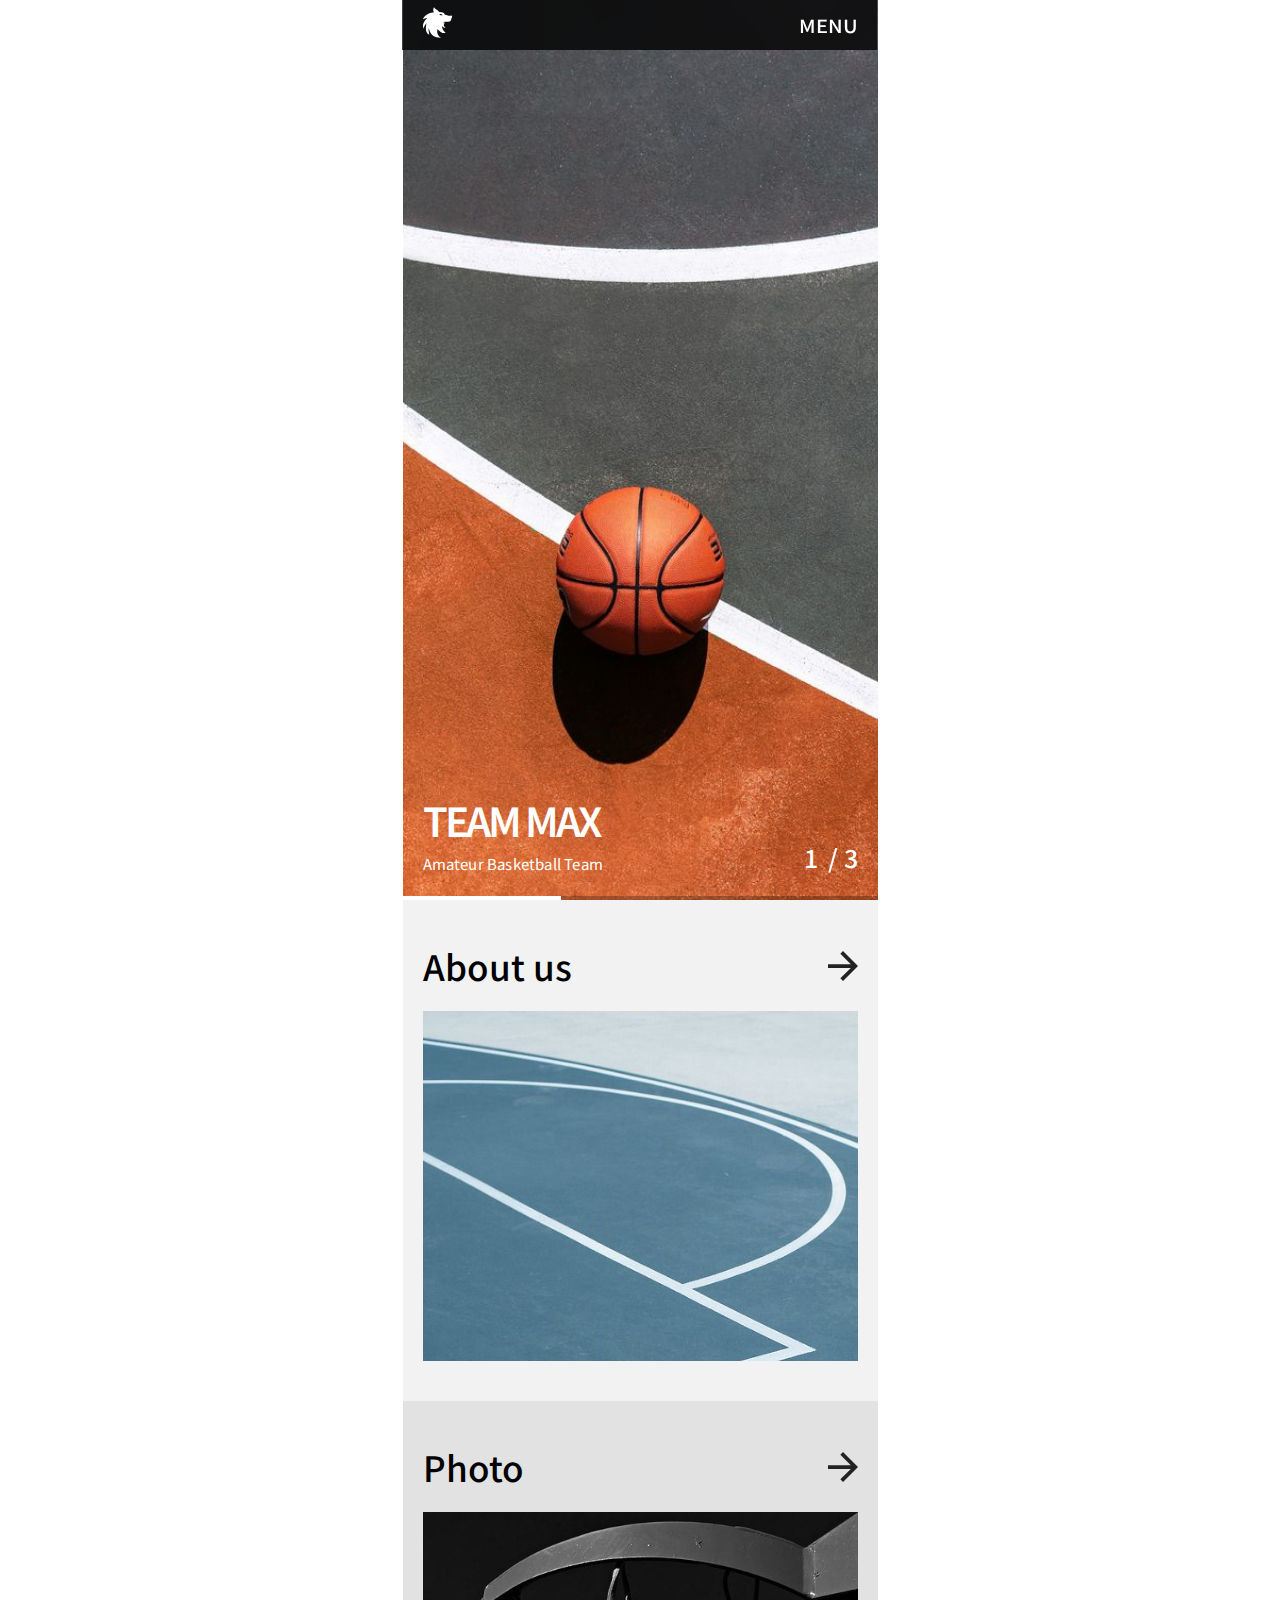
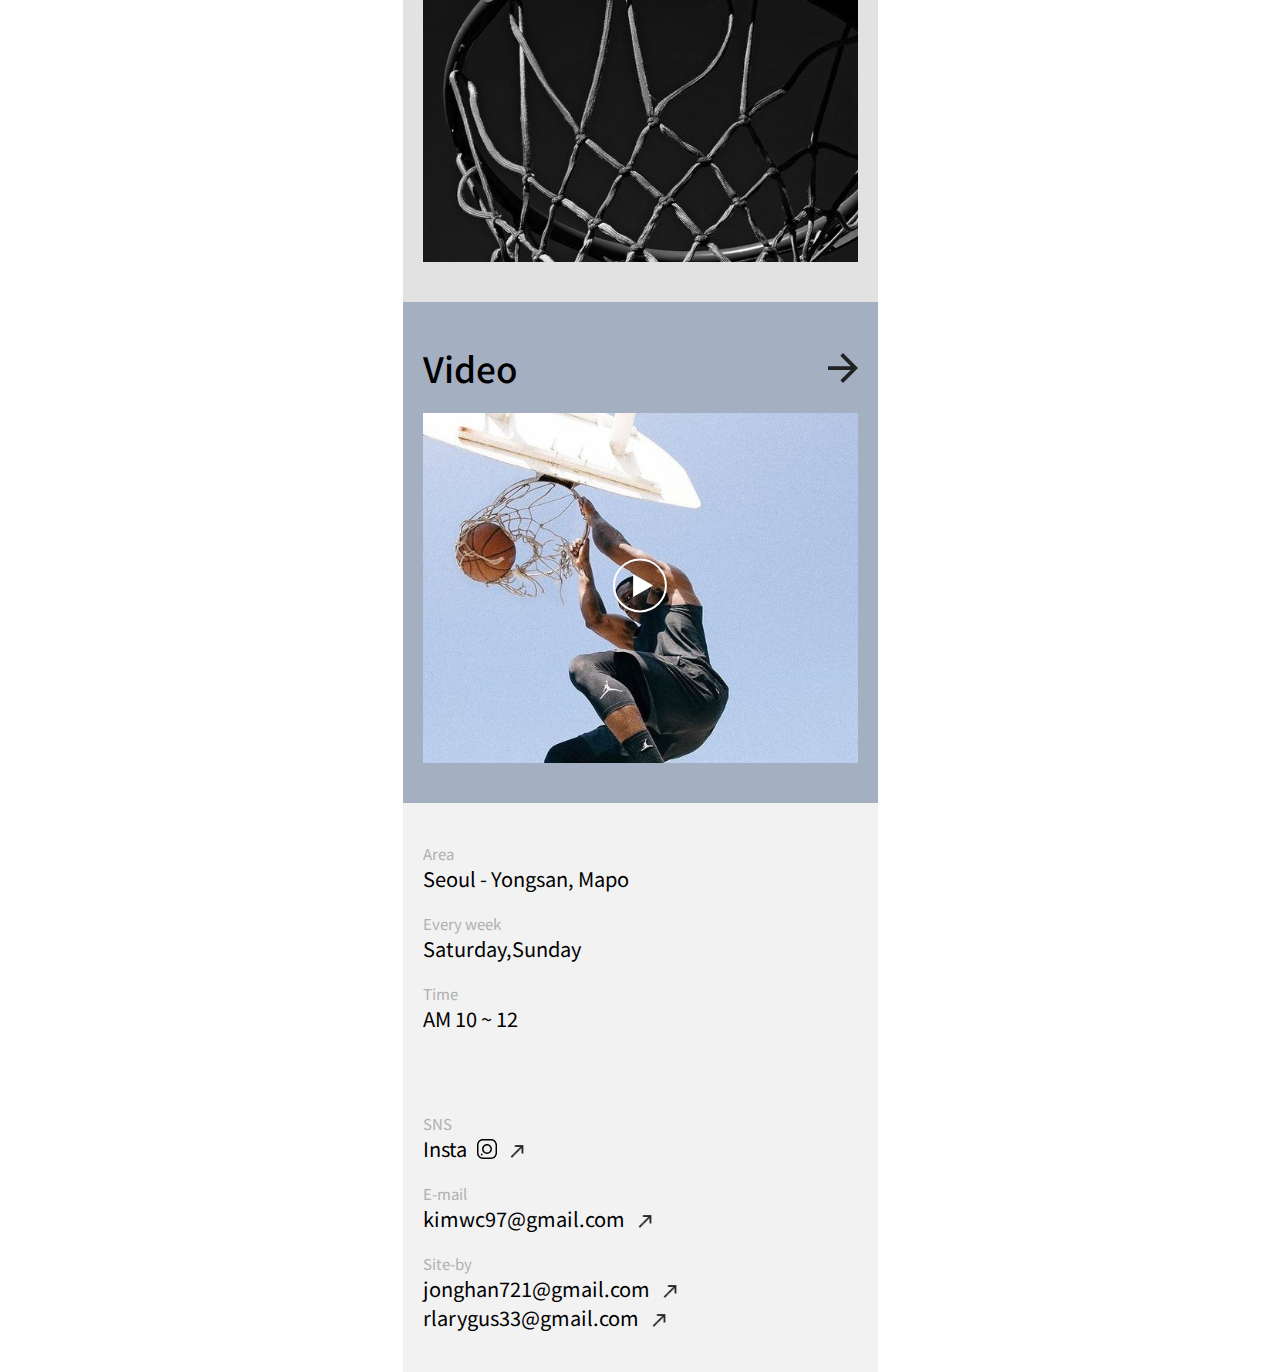
<file: index.html>
<!DOCTYPE html>
<html lang="en">
<head>
    <meta charset="UTF-8">
    <meta http-equiv="X-UA-Compatible" content="IE=edge">
    <meta name="viewport" content="width=device-width, initial-scale=1.0">
    <title>Document</title>
    <link href="css/index.css" rel="stylesheet">
    <link rel="stylesheet" href="https://unpkg.com/swiper/swiper-bundle.min.css"/>
</head>
<body>
    <div class="body_wrap">
        <header id="header">
            <div class="logo" onclick="location.href='index.html';"><img src="https://kyohyunkim.github.io/Team-Max/img/max_logo_white.svg"></div>
            <div class="menu" id="menu">MENU</div>
            <div class="nav" id="nav">
                <div onclick="location.href='index.html';">Home</div>
                <div onclick="location.href='about.html';">about us</div>
                <div onclick="location.href='photo.html';">photo</div>
                <div onclick="location.href='https://instagram.com/max_ketball?igshid=NWRhNmQxMjQ=';">video</div>
            </div>
        </header>
        
        <main>
            <div class="swiper mySwiper">
                <div class="number">/ 3</div>
                
                <div class="swiper-wrapper">
                    <div class="swiper-slide banner1"><img src="https://kyohyunkim.github.io/Team-Max/img/6.jpeg"><p class="number">1</p><div class="title"><p>TEAM MAX</p><span>Amateur Basketball Team</span></div></div>
                    <div class="swiper-slide banner2"><img src="https://kyohyunkim.github.io/Team-Max/img/5.jpeg"><p class="number">2</p><div class="title"><p class="orange">TEAM MAX</p><span class="orange">Amateur Basketball Team</span></div></div>
                    <div class="swiper-slide banner3"><img src="https://kyohyunkim.github.io/Team-Max/img/7.jpeg"><p class="number">3</p><div class="title"><p>TEAM MAX</p><span>Amateur Basketball Team</span></div></div>
                </div>
                <div class="swiper-pagination"></div>
            </div>

            <ul class="about" onclick="location.href='about.html';">
                <div class="title"><p>About us</p> <img src="https://kyohyunkim.github.io/Team-Max/img/icon_home_shop_arrow_black.svg"></div>
                <li class="about_img1"><img src="https://kyohyunkim.github.io/Team-Max/img/8.jpeg"></li>
                <ul class="text">
                    <li></li>
                </ul>
            </ul>

            <ul class="photo" onclick="location.href='photo.html';">
                <div class="title"><p>Photo</p> <img src="https://kyohyunkim.github.io/Team-Max/img/icon_home_shop_arrow_black.svg"></div>
                <li class="about_img1"><img src="https://kyohyunkim.github.io/Team-Max/img/10.jpeg"></li>
                <ul class="text">
                    <li></li>
                </ul>
            </ul>

            <ul class="video" onclick="location.href='https://instagram.com/max_ketball?igshid=NWRhNmQxMjQ=';">
                <div class="title"><p>Video</p> <img src="https://kyohyunkim.github.io/Team-Max/img/icon_home_shop_arrow_black.svg"></div>
                <li class="about_img1"><img src="https://kyohyunkim.github.io/Team-Max/img/11.jpeg"><p class="play_btn"><img src="https://kyohyunkim.github.io/Team-Max/img/play_w.svg"></p></li>
                <ul class="text">
                    <li></li>
                </ul>
            </ul>
            <div class="top_btn">
                <a href="#">
                    <img class="aside_arrow" src="https://kyohyunkim.github.io/Team-Max/img/aside_arrow.svg">
                    <img class="aside_img" id="aside_img" src="https://kyohyunkim.github.io/Team-Max/img/aside.svg">
                </a>
            </div>
        </main>

        <footer>
            <ul>
                <li class="area">
                    <span>Area</span>
                    Seoul - Yongsan, Mapo
                </li>
                <li class="day">
                    <span>Every week</span>
                    Saturday,Sunday
                </li>
                <li class="time">
                    <span>Time</span>
                    AM 10 ~ 12
                </li>
            </ul>
            <div class="my">
                <div class="insta" onclick="location.href='https://instagram.com/max_ketball?igshid=NWRhNmQxMjQ=';"><span>SNS</span><div>Insta<img src="https://kyohyunkim.github.io/Team-Max/img/insta_logo_blk.svg"><img src="https://kyohyunkim.github.io/Team-Max/img/icon_footer_link.png"></div></div>
                <div class="email"><span>E-mail</span><div><a href="mailto:kimwc97@gmail.com">kimwc97@gmail.com</a><img src="https://kyohyunkim.github.io/Team-Max/img/icon_footer_link.png"></div></div>
                <div class="site"><span>Site-by</span>
                    <div><a href="mailto:jonghan721@gmail.com">jonghan721@gmail.com</a><img src="https://kyohyunkim.github.io/Team-Max/img/icon_footer_link.png"></div>
                    <div><a href="mailto:rlarygus33@gmail.com">rlarygus33@gmail.com</a><img src="https://kyohyunkim.github.io/Team-Max/img/icon_footer_link.png"></div>
                </div>
            </div>
        </footer>
    </div>
    <script defer src="./js/index.js"></script>
    <script defer src="./js/jquery-3.6.0.min.js"></script>
    <script src="https://unpkg.com/swiper/swiper-bundle.min.js"></script>
</body>
</html>
</file>
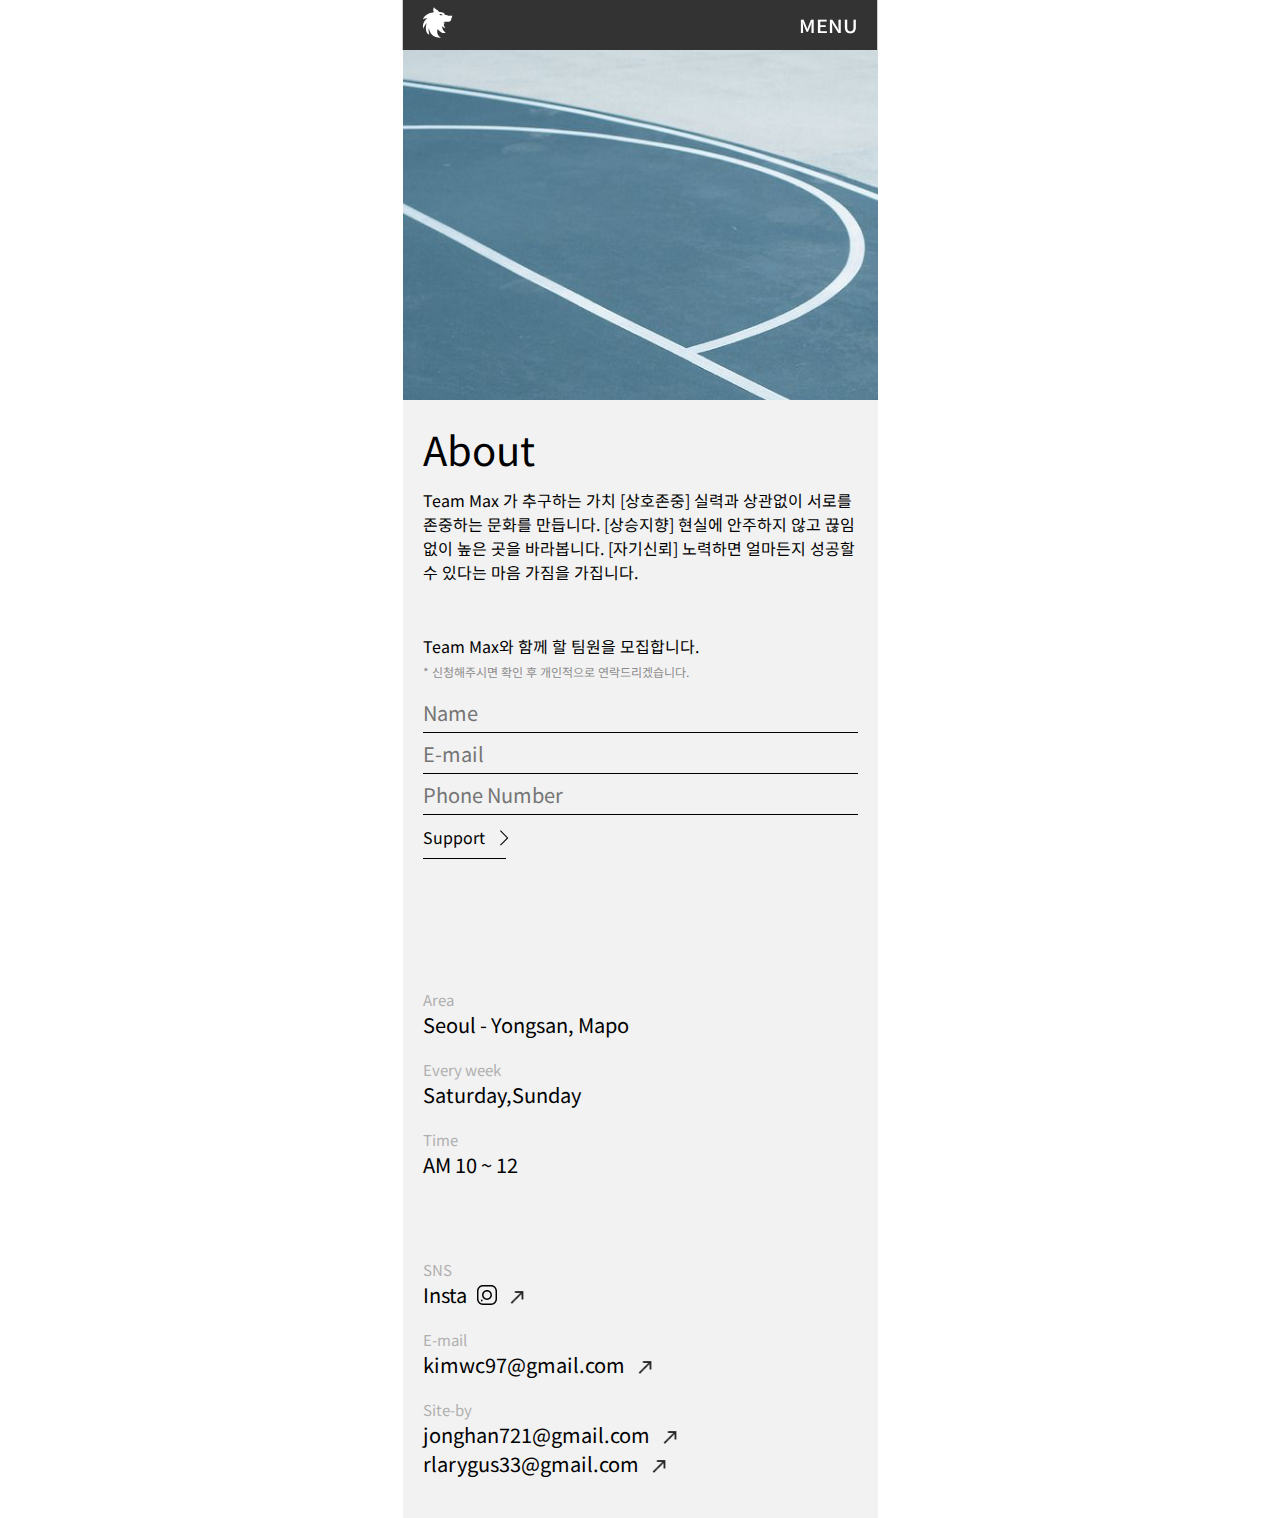
<file: about.html>
<!DOCTYPE html>
<html lang="en">
<head>
    <meta charset="UTF-8">
    <meta http-equiv="X-UA-Compatible" content="IE=edge">
    <meta name="viewport" content="width=device-width, initial-scale=1.0">
    <title>Document</title>
    <link href="css/index.css" rel="stylesheet">
    <link rel="stylesheet" href="https://unpkg.com/swiper/swiper-bundle.min.css"/>
</head>
<body>
    <div class="body_wrap">
        <header id="header">
            <div class="logo" onclick="location.href='index.html';"><img src="https://kyohyunkim.github.io/Team-Max/img/max_logo_white.svg"></div>
            <div class="menu" id="menu">MENU</div>
            <div class="nav" id="nav">
                <div onclick="location.href='index.html';">Home</div>
                <div onclick="location.href='about.html';">about us</div>
                <div onclick="location.href='photo.html';">photo</div>
                <div onclick="location.href='https://instagram.com/max_ketball?igshid=NWRhNmQxMjQ=';">video</div>
            </div>
        </header>
        
        <main class="main_about">
            <div class="main_about_img"><img src="https://kyohyunkim.github.io/Team-Max/img/8.jpeg"></div>
            <ul class="wrap">
                <div class="title">About</div>
                <li class="detail">
                    Team Max 가 추구하는 가치 [상호존중] 실력과 상관없이 서로를 존중하는 문화를 만듭니다. [상승지향] 현실에 안주하지 않고 끊임없이 높은 곳을 바라봅니다. [자기신뢰] 노력하면 얼마든지 성공할 수 있다는 마음 가짐을 가집니다.
                </li>
                <li class="team">
                    Team Max와 함께 할 팀원을 모집합니다.<br>
                    <span>* 신청해주시면 확인 후 개인적으로 연락드리겠습니다.</span>
                </li>
                <li class="input"><input placeholder="Name"></li>
                <li class="input"><input placeholder="E-mail"></li>
                <li class="input"><input placeholder="Phone Number"></li>
                <li class="support">Support <img src="img/right_arrow.svg" class="right"></li>
                
            </ul>
        </main>

        <footer>
            <ul>
                <li class="area">
                    <span>Area</span>
                    Seoul - Yongsan, Mapo
                </li>
                <li class="day">
                    <span>Every week</span>
                    Saturday,Sunday
                </li>
                <li class="time">
                    <span>Time</span>
                    AM 10 ~ 12
                </li>
            </ul>
            <div class="my">
                <div class="insta" onclick="location.href='https://instagram.com/max_ketball?igshid=NWRhNmQxMjQ=';"><span>SNS</span><div>Insta<img src="https://kyohyunkim.github.io/Team-Max/img/insta_logo_blk.svg"><img src="https://kyohyunkim.github.io/Team-Max/img/icon_footer_link.png"></div></div>
                <div class="email"><span>E-mail</span><div><a href="mailto:kimwc97@gmail.com">kimwc97@gmail.com</a><img src="https://kyohyunkim.github.io/Team-Max/img/icon_footer_link.png"></div></div>
                <div class="site"><span>Site-by</span>
                    <div><a href="mailto:jonghan721@gmail.com">jonghan721@gmail.com</a><img src="https://kyohyunkim.github.io/Team-Max/img/icon_footer_link.png"></div>
                    <div><a href="mailto:rlarygus33@gmail.com">rlarygus33@gmail.com</a><img src="https://kyohyunkim.github.io/Team-Max/img/icon_footer_link.png"></div>
                </div>
            </div>
        </footer>
    </div>
    <script defer src="./js/index.js"></script>
    <script defer src="./js/jquery-3.6.0.min.js"></script>
    <script src="https://unpkg.com/swiper/swiper-bundle.min.js"></script>
</body>
</html>
</file>
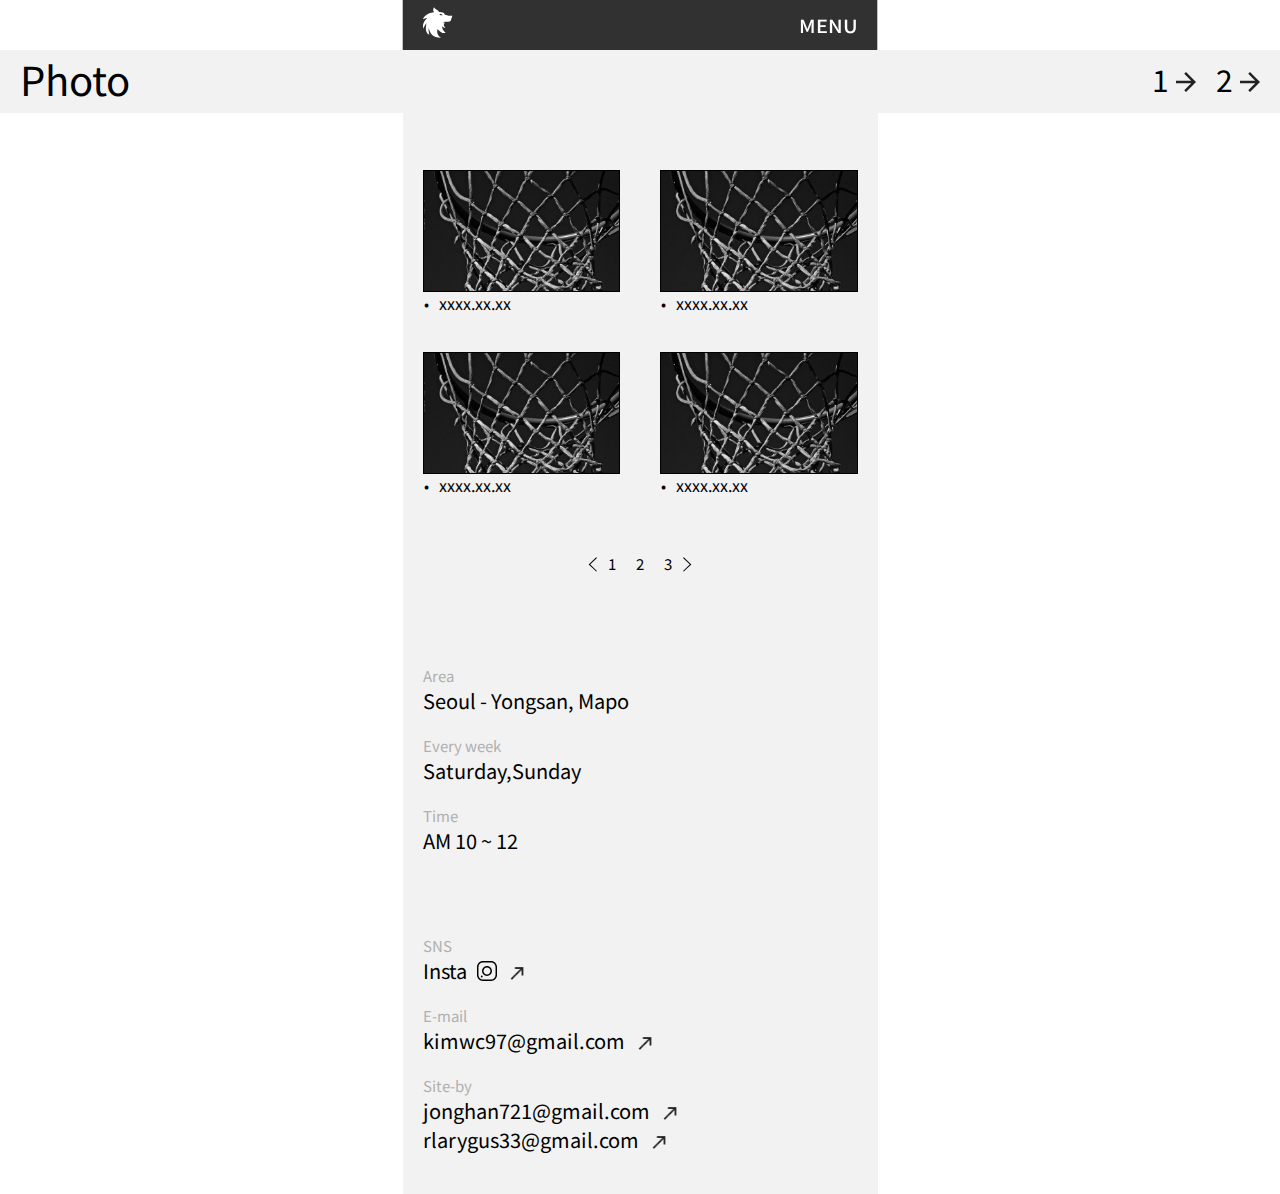
<file: photo.html>
<!DOCTYPE html>
<html lang="en">
<head>
    <meta charset="UTF-8">
    <meta http-equiv="X-UA-Compatible" content="IE=edge">
    <meta name="viewport" content="width=device-width, initial-scale=1.0">
    <title>Document</title>
    <link href="css/index.css" rel="stylesheet">
    <link rel="stylesheet" href="https://unpkg.com/swiper/swiper-bundle.min.css"/>
</head>
<body>
    <div class="body_wrap">
        <header id="header">
            <div class="logo" onclick="location.href='index.html';"><img src="https://kyohyunkim.github.io/Team-Max/img/max_logo_white.svg"></div>
            <div class="menu" id="menu">MENU</div>
            <div class="nav" id="nav">
                <div onclick="location.href='index.html';">Home</div>
                <div onclick="location.href='about.html';">about us</div>
                <div onclick="location.href='photo.html';">photo</div>
                <div onclick="location.href='https://instagram.com/max_ketball?igshid=NWRhNmQxMjQ=';">video</div>
            </div>
        </header>
        
        <main class="main_photo">
            <div class="wrap">
                <div class="title">
                    <div>Photo</div>
                    <ul>
                        <li id="img_btn1">1 <img src="https://kyohyunkim.github.io/Team-Max/img/icon_home_shop_arrow_black.svg"></li>
                        <li id="img_btn2">2 <img src="https://kyohyunkim.github.io/Team-Max/img/icon_home_shop_arrow_black.svg"></li>
                    </ul>
                </div>
                <div class="img_box">
                    <div class="box">
                        <div class="img"></div>
                        <div class="day"><span>&#8226;</span><span>xxxx.xx.xx</span></div>
                    </div>
                    <div class="box">
                        <div class="img"></div>
                        <div class="day"><span>&#8226;</span><span>xxxx.xx.xx</span></div>
                    </div>
                    <div class="box">
                        <div class="img"></div>
                        <div class="day"><span>&#8226;</span><span>xxxx.xx.xx</span></div>
                    </div>
                    <div class="box">
                        <div class="img"></div>
                        <div class="day"><span>&#8226;</span><span>xxxx.xx.xx</span></div>
                    </div>
                </div>

                <div class="page">
                    <img src="img/left_arrow.svg" class="left">
                    <div class="number">1</div>
                    <div class="number">2</div>
                    <div class="number">3</div>
                    <img src="img/right_arrow.svg" class="right">
                </div>
            </div>
        </main>

        <footer>
            <ul>
                <li class="area">
                    <span>Area</span>
                    Seoul - Yongsan, Mapo
                </li>
                <li class="day">
                    <span>Every week</span>
                    Saturday,Sunday
                </li>
                <li class="time">
                    <span>Time</span>
                    AM 10 ~ 12
                </li>
            </ul>
            <div class="my">
                <div class="insta" onclick="location.href='https://instagram.com/max_ketball?igshid=NWRhNmQxMjQ=';"><span>SNS</span><div>Insta<img src="https://kyohyunkim.github.io/Team-Max/img/insta_logo_blk.svg"><img src="https://kyohyunkim.github.io/Team-Max/img/icon_footer_link.png"></div></div>
                <div class="email"><span>E-mail</span><div><a href="mailto:kimwc97@gmail.com">kimwc97@gmail.com</a><img src="https://kyohyunkim.github.io/Team-Max/img/icon_footer_link.png"></div></div>
                <div class="site"><span>Site-by</span>
                    <div><a href="mailto:jonghan721@gmail.com">jonghan721@gmail.com</a><img src="https://kyohyunkim.github.io/Team-Max/img/icon_footer_link.png"></div>
                    <div><a href="mailto:rlarygus33@gmail.com">rlarygus33@gmail.com</a><img src="https://kyohyunkim.github.io/Team-Max/img/icon_footer_link.png"></div>
                </div>
            </div>
        </footer>
    </div>
    <script>
        const box = document.querySelectorAll('.img_box .box');
        const img = document.querySelectorAll('.img_box .img');
        img_btn1.addEventListener('click',function(){
            for(let i=0; i < box.length; i++){
                box[i].classList.add('active');
            }
        })
        img_btn2.addEventListener('click',function(){
            for(let i=0; i < box.length; i++){
                box[i].classList.remove('active');
            }
        })

        for(let a=0; a < img.length; a++){
            img[a].addEventListener('click',function(){
                box[a].classList.toggle('active');
            })
        }
    </script>
    <script defer src="./js/index.js"></script>
    <script defer src="./js/jquery-3.6.0.min.js"></script>
    <script src="https://unpkg.com/swiper/swiper-bundle.min.js"></script>
</body>
</html>
</file>
<file: css/index.css>
@import url("https://fonts.googleapis.com/css2?family=Montserrat:wght@100;200;300;400;500;600;700&family=Noto+Sans+KR:wght@100;300;400;500;700&display=swap");
body {
  max-width: 475px;
  width: 100%;
  margin: 0 auto;
  text-align: center;
  position: relative;
}

* {
  margin: 0;
  padding: 0;
  text-decoration: none;
  list-style: none;
  font-family: 'Noto Sans KR','Montserrat', sans-serif;
}

.ko {
  font-family: "Noto Sans KR", sans-serif !important;
}

.en {
  font-family: "Montserrat", sans-serif !important;
}

img {
  width: 100%;
}

html {
  scroll-behavior: smooth;
}

.body_wrap {
  overflow: hidden;
  position: relative;
  z-index: 99;
}

header {
  z-index: 999;
  max-width: 475px;
  width: 100%;
  position: fixed;
  top: 0;
  left: 50%;
  -webkit-transform: translateX(-50%);
          transform: translateX(-50%);
  background: rgba(0, 0, 0, 0.8);
  -webkit-backdrop-filter: blur(20px);
          backdrop-filter: blur(20px);
  height: 50px;
  -webkit-transition: .5s;
  transition: .5s;
  display: -webkit-box;
  display: -ms-flexbox;
  display: flex;
  -webkit-box-align: center;
      -ms-flex-align: center;
          align-items: center;
  -webkit-box-pack: justify;
      -ms-flex-pack: justify;
          justify-content: space-between;
}

header.active {
  height: 100vh;
}

header .logo {
  padding-left: 20px;
  width: 30px;
}

header .menu {
  color: #fff;
  font-size: 20px;
  padding-right: 20px;
  -webkit-transform: scaleY(0.9);
          transform: scaleY(0.9);
  font-weight: 500;
}

header .nav {
  position: fixed;
  top: 50%;
  -webkit-transform: translateY(-50%);
          transform: translateY(-50%);
  width: 100%;
  height: 0vh;
  display: -webkit-box;
  display: -ms-flexbox;
  display: flex;
  -webkit-box-orient: vertical;
  -webkit-box-direction: normal;
      -ms-flex-direction: column;
          flex-direction: column;
  -webkit-box-pack: center;
      -ms-flex-pack: center;
          justify-content: center;
  -webkit-box-align: center;
      -ms-flex-align: center;
          align-items: center;
  opacity: 0;
  display: none;
  -webkit-transition: .5s;
  transition: .5s;
  z-index: -1;
}

header .nav.active {
  opacity: 1;
  height: 100vh;
  display: -webkit-box;
  display: -ms-flexbox;
  display: flex;
}

header .nav div {
  font-size: 30px;
  color: #fff;
  padding: 20px 0;
  text-transform: uppercase;
  cursor: pointer;
  position: relative;
}

header .nav div::after {
  content: "";
  position: absolute;
  bottom: 20px;
  left: 0;
  width: 0%;
  height: 1px;
  background-color: #fff;
  -webkit-transition: .5s;
  transition: .5s;
}

header .nav div:hover::after {
  content: "";
  position: absolute;
  bottom: 20px;
  left: 0;
  width: 100%;
  height: 1px;
  background-color: #fff;
}

main {
  position: relative;
  background: #f2f2f2;
}

main .swiper {
  width: 100%;
  height: 100vh;
}

main .swiper .number {
  position: absolute;
  bottom: 25px;
  right: 20px;
  font-size: 25px;
  font-weight: 500;
  color: #fff;
  z-index: 3;
}

main .swiper .title {
  position: absolute;
  bottom: 25px;
  left: 20px;
  color: #fff;
  z-index: 3;
  text-align: left;
}

main .swiper .title p {
  letter-spacing: -3px;
  font-weight: 600;
  font-size: 40px;
}

main .swiper .title .orange {
  color: #d30000;
}

main .swiper .title span {
  font-size: 15px;
  letter-spacing: 0.2px;
}

main .swiper-slide {
  text-align: center;
  font-size: 18px;
  background: #fff;
  /* Center slide text vertically */
  display: -webkit-box;
  display: -ms-flexbox;
  display: flex;
  -webkit-box-pack: center;
  -ms-flex-pack: center;
  justify-content: center;
  -webkit-box-align: center;
  -ms-flex-align: center;
  align-items: center;
}

main .swiper-slide .number {
  position: absolute;
  bottom: 25px;
  right: 60px;
  font-size: 25px;
  font-weight: 500;
  color: #fff;
}

main .swiper-slide img {
  display: block;
  width: 100%;
  height: 100%;
  -o-object-fit: cover;
     object-fit: cover;
}

main .swiper-horizontal > .swiper-pagination-progressbar, main .swiper-pagination-progressbar.swiper-pagination-horizontal, main .swiper-pagination-progressbar.swiper-pagination-vertical.swiper-pagination-progressbar-opposite, main .swiper-vertical > .swiper-pagination-progressbar.swiper-pagination-progressbar-opposite {
  bottom: 0 !important;
  top: unset;
}

main .swiper-pagination-progressbar .swiper-pagination-progressbar-fill {
  background: #fff;
}

.about {
  padding: 40px 20px;
  text-align: left;
}

.about .title {
  display: -webkit-box;
  display: -ms-flexbox;
  display: flex;
  -webkit-box-pack: justify;
      -ms-flex-pack: justify;
          justify-content: space-between;
  -webkit-box-align: center;
      -ms-flex-align: center;
          align-items: center;
}

.about .title p {
  font-size: 35px;
  font-weight: 500;
}

.about .title img {
  width: 30px;
}

.about .about_img1 {
  margin-top: 20px;
  overflow: hidden;
  height: 350px;
}

.photo {
  padding: 40px 20px;
  text-align: left;
  background: #e2e2e2;
}

.photo .title {
  display: -webkit-box;
  display: -ms-flexbox;
  display: flex;
  -webkit-box-pack: justify;
      -ms-flex-pack: justify;
          justify-content: space-between;
  -webkit-box-align: center;
      -ms-flex-align: center;
          align-items: center;
}

.photo .title p {
  font-size: 35px;
  font-weight: 500;
}

.photo .title img {
  width: 30px;
}

.photo .about_img1 {
  margin-top: 20px;
  overflow: hidden;
  height: 350px;
}

.video {
  padding: 40px 20px;
  text-align: left;
  background: #a4afc1;
}

.video .title {
  display: -webkit-box;
  display: -ms-flexbox;
  display: flex;
  -webkit-box-pack: justify;
      -ms-flex-pack: justify;
          justify-content: space-between;
  -webkit-box-align: center;
      -ms-flex-align: center;
          align-items: center;
}

.video .title p {
  font-size: 35px;
  font-weight: 500;
}

.video .title img {
  width: 30px;
}

.video .about_img1 {
  margin-top: 20px;
  overflow: hidden;
  height: 350px;
  position: relative;
}

.video .about_img1 .play_btn {
  position: absolute;
  top: 50%;
  left: 50%;
  -webkit-transform: translate(-50%, -50%);
          transform: translate(-50%, -50%);
  width: 56px;
}

footer {
  background: #f2f2f2;
  padding-bottom: 40px;
}

footer ul {
  padding: 40px 20px 60px;
  text-align: left;
}

footer ul li {
  padding-bottom: 20px;
  font-size: 20px;
}

footer ul li span {
  font-size: 15px;
  color: #b0b0b0;
  display: block;
}

footer .my {
  padding: 0px 20px;
  text-align: left;
}

footer .my .insta {
  cursor: pointer;
}

footer .my .insta div {
  display: -webkit-box;
  display: -ms-flexbox;
  display: flex;
  -webkit-box-align: center;
      -ms-flex-align: center;
          align-items: center;
  font-size: 20px;
}

footer .my .insta span {
  font-size: 15px;
  color: #b0b0b0;
  display: block;
}

footer .my .insta img {
  width: 20px;
  padding-left: 10px;
}

footer .my .insta img:nth-child(2) {
  width: 20px;
  padding-left: 10px;
  -webkit-transform: translateY(2px);
          transform: translateY(2px);
}

footer .my .email {
  padding-top: 20px;
}

footer .my .email div {
  display: -webkit-box;
  display: -ms-flexbox;
  display: flex;
  -webkit-box-align: center;
      -ms-flex-align: center;
          align-items: center;
  font-size: 20px;
}

footer .my .email div a {
  color: #000;
}

footer .my .email span {
  font-size: 15px;
  color: #b0b0b0;
  display: block;
}

footer .my .email img {
  width: 20px;
  padding-left: 10px;
  -webkit-transform: translateY(2px);
          transform: translateY(2px);
}

footer .my .site {
  padding-top: 20px;
}

footer .my .site div {
  display: -webkit-box;
  display: -ms-flexbox;
  display: flex;
  -webkit-box-align: center;
      -ms-flex-align: center;
          align-items: center;
  font-size: 20px;
}

footer .my .site div a {
  color: #000;
}

footer .my .site span {
  font-size: 15px;
  color: #b0b0b0;
  display: block;
}

footer .my .site img {
  width: 20px;
  padding-left: 10px;
  -webkit-transform: translateY(2px);
          transform: translateY(2px);
}

.top_btn {
  position: relative;
  max-width: 475px;
  margin: 0 auto;
}

.top_btn a {
  -webkit-transition: 1s;
  transition: 1s;
  z-index: 999;
  position: fixed;
  bottom: 70px;
  right: 20px;
  width: 30px;
  height: 30px;
  opacity: 0;
  background-color: rgba(255, 255, 255, 0.3);
  border-radius: 30px;
  padding: 5px;
  height: 50px;
}

.top_btn .aside_arrow {
  width: 15px;
}

.top_btn a.active {
  opacity: 1;
}

.main_about .main_about_img {
  height: 350px;
  overflow: hidden;
  margin-top: 50px;
}

.main_about .wrap {
  padding: 20px 20px 100px;
  text-align: left;
}

.main_about .wrap .title {
  font-size: 40px;
  padding-bottom: 10px;
}

.main_about .wrap .detail {
  padding-bottom: 50px;
}

.main_about .wrap .team {
  padding-bottom: 10px;
}

.main_about .wrap .team span {
  font-size: 12px;
  color: #8c8c8c;
}

.main_about .wrap .input {
  border-bottom: 1px solid #000;
}

.main_about .wrap .input input {
  border-radius: none;
  border: none;
  border-right: 0px;
  border-top: 0px;
  border-left: 0px;
  border-bottom: 0px;
  background-color: #f2f2f2;
  height: 30px;
  line-height: 35px;
  font-size: 20px;
  font-weight: 400;
  padding: 5px 0;
}

.main_about .wrap .input input:focus {
  border: none;
  background: none;
  color: #000;
  outline: none;
}

.main_about .wrap .support {
  margin-top: 10px;
  position: relative;
}

.main_about .wrap .support img {
  width: 10px;
  padding-left: 10px;
  -webkit-transform: translateY(2px);
          transform: translateY(2px);
}

.main_about .wrap .support::after {
  content: "";
  width: 83px;
  height: 1px;
  background-color: #000;
  position: absolute;
  left: 0;
  bottom: -10px;
}

.main_photo .wrap {
  padding: 130px 20px 0;
  position: relative;
}

.main_photo .wrap .title {
  background-color: #f2f2f2;
  text-align: left;
  font-size: 40px;
  display: -webkit-box;
  display: -ms-flexbox;
  display: flex;
  -webkit-box-pack: justify;
      -ms-flex-pack: justify;
          justify-content: space-between;
  -webkit-box-align: center;
      -ms-flex-align: center;
          align-items: center;
  position: fixed;
  top: 50px;
  left: 0;
  width: 100%;
  padding-bottom: 5px;
}

.main_photo .wrap .title div {
  padding-left: 20px;
}

.main_photo .wrap .title ul {
  display: -webkit-box;
  display: -ms-flexbox;
  display: flex;
  padding: 0 20px;
}

.main_photo .wrap .title ul li {
  font-size: 30px;
}

.main_photo .wrap .title ul li:nth-child(2) {
  padding-left: 20px;
}

.main_photo .wrap .title ul li img {
  width: 20px;
}

.main_photo .wrap .img_box {
  padding-top: 40px;
  display: -webkit-box;
  display: -ms-flexbox;
  display: flex;
  -ms-flex-wrap: wrap;
      flex-wrap: wrap;
  -webkit-box-pack: justify;
      -ms-flex-pack: justify;
          justify-content: space-between;
}

.main_photo .wrap .img_box .box {
  width: 45%;
  height: 120px;
  border: 1px solid #000;
  margin-bottom: 60px;
}

.main_photo .wrap .img_box .box .img {
  width: 100%;
  height: 100%;
  background-image: url("https://kyohyunkim.github.io/Team-Max/img/10.jpeg");
  background-size: cover;
  background-position: center;
}

.main_photo .wrap .img_box .box .day {
  display: -webkit-box;
  display: -ms-flexbox;
  display: flex;
  -webkit-box-align: center;
      -ms-flex-align: center;
          align-items: center;
}

.main_photo .wrap .img_box .box .day span {
  display: block;
}

.main_photo .wrap .img_box .box .day span:nth-of-type(1) {
  font-size: 15px;
  padding-right: 10px;
}

.main_photo .wrap .img_box .box.active {
  width: 100%;
  height: 240px;
}

.main_photo .page {
  padding: 20px 0 50px;
  display: -webkit-box;
  display: -ms-flexbox;
  display: flex;
  -webkit-box-pack: center;
      -ms-flex-pack: center;
          justify-content: center;
  -webkit-box-align: center;
      -ms-flex-align: center;
          align-items: center;
}

.main_photo .page .number {
  font-size: 15px;
  -webkit-transform: translateY(-1px);
          transform: translateY(-1px);
  padding: 0 10px;
}

.main_photo .page .left {
  width: 10px;
}

.main_photo .page .right {
  width: 10px;
}
/*# sourceMappingURL=index.css.map */
</file>
